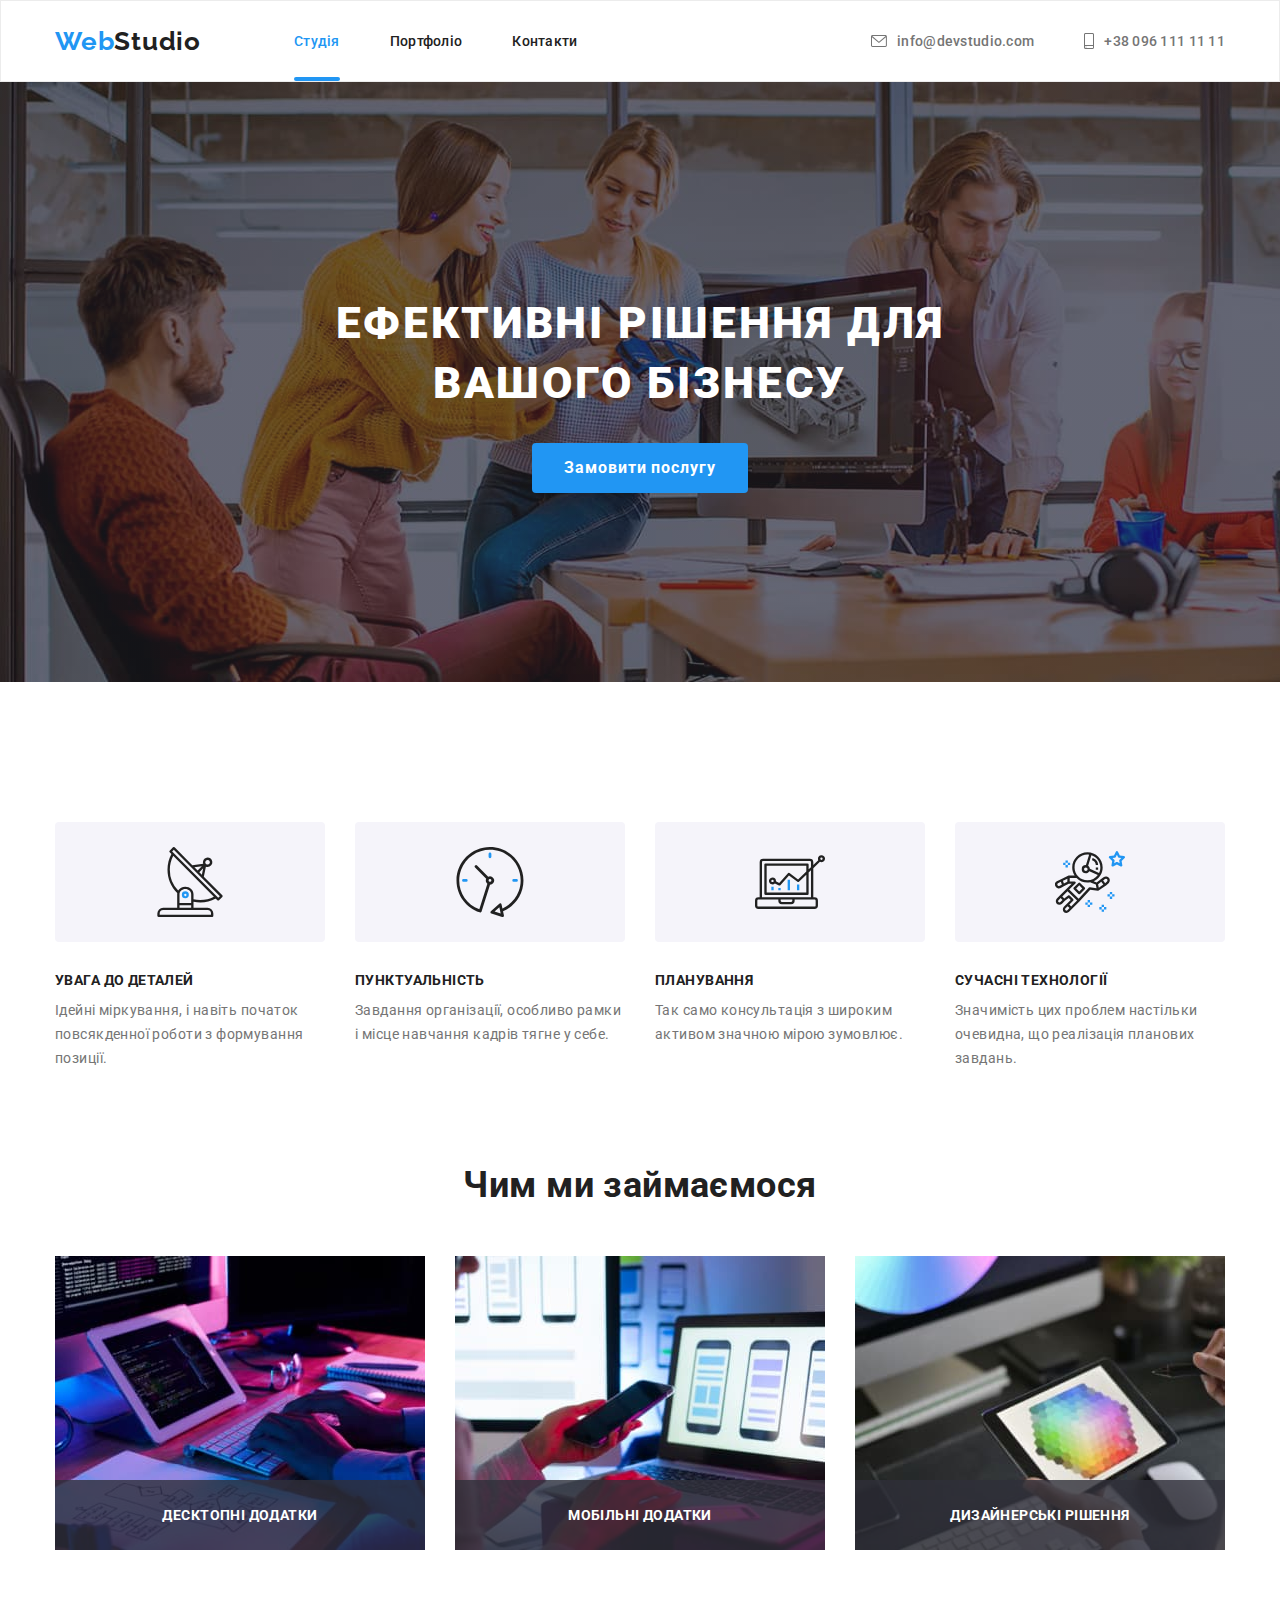
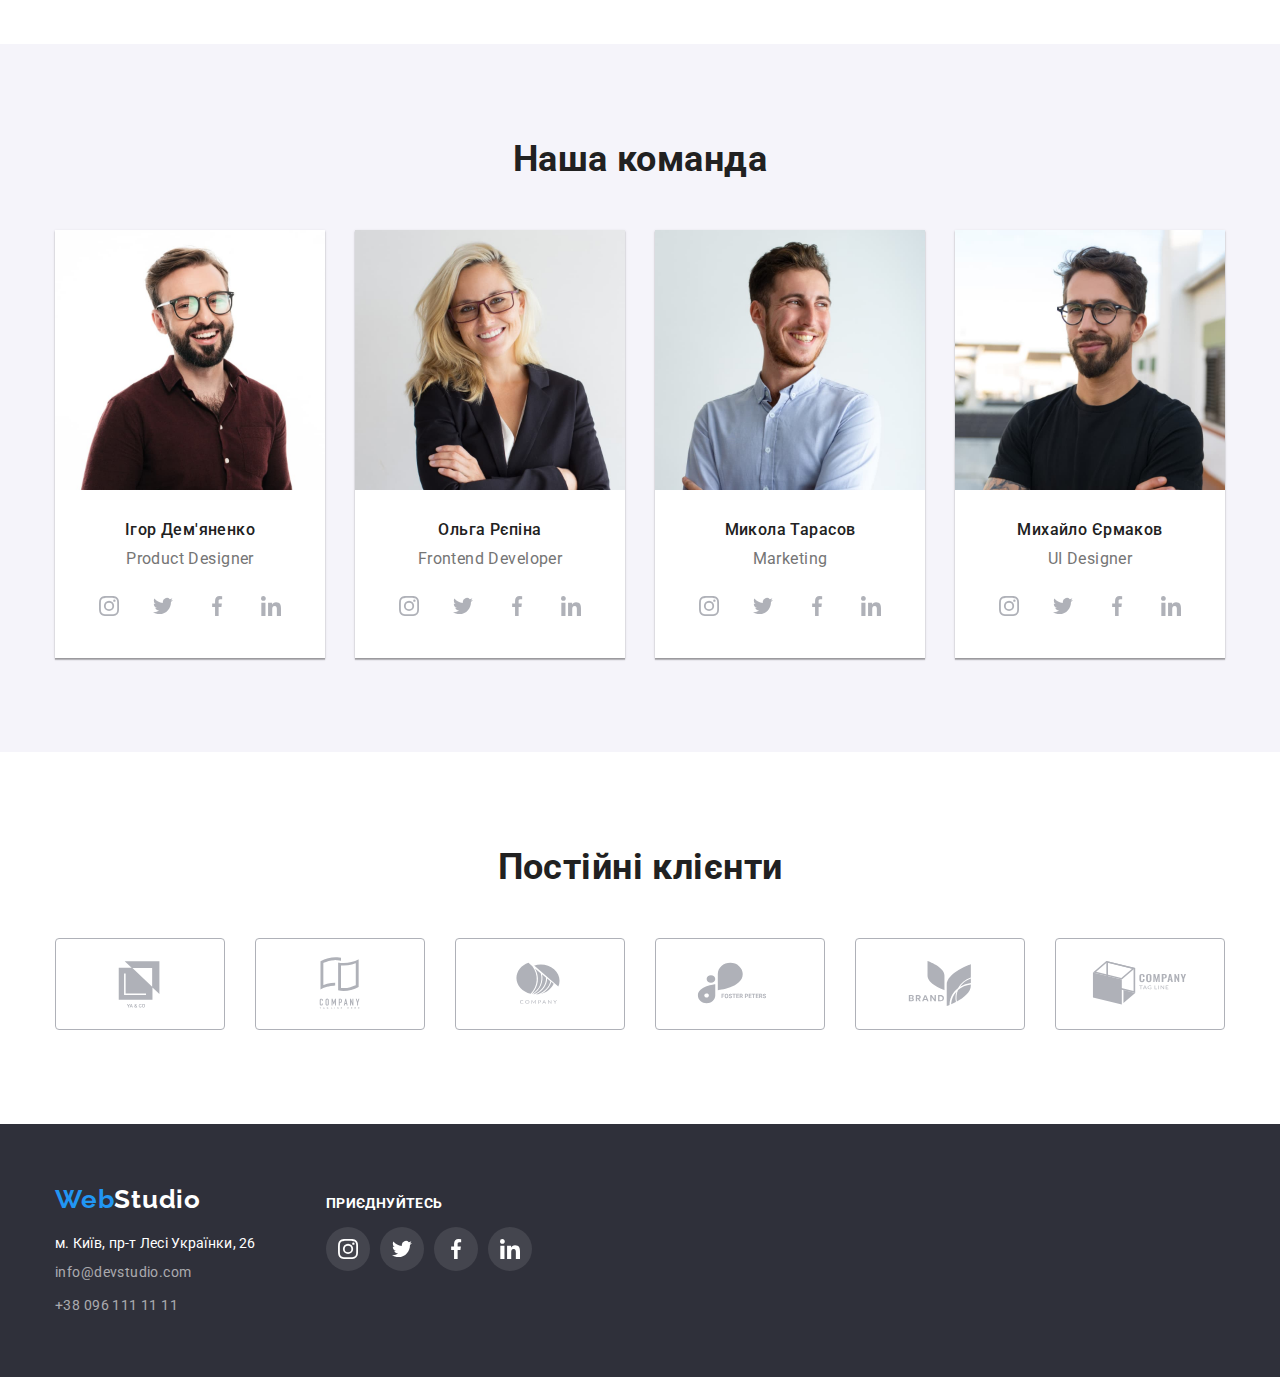
<file: index.html>
<!DOCTYPE html>
<html lang="uk">
  <head>
    <meta charset="UTF-8" />
    <meta http-equiv="X-UA-Compatible" content="IE=edge" />
    <meta name="viewport" content="width=device-width, initial-scale=1.0" />
    <title>Homework5</title>
    <link
      href="https://cdnjs.cloudflare.com/ajax/libs/modern-normalize/1.1.0/modern-normalize.min.css"
      rel="stylesheet"
    />
    <link
      href="https://fonts.googleapis.com/css2?family=Raleway:wght@700&family=Roboto:wght@400;500;700;900&display=swap"
      rel="stylesheet"
    />
    <link rel="stylesheet" href="./css/styles.css" />
  </head>
  <body>
    <header class="top-header">
      <div class="container row">
        <a class="logo" href="#"><span class="blue">Web</span>Studio</a>
        <nav>
          <ul class="list">
            <li class="list-item"><a class="list-link current" href="./index.html">Студія</a></li>
            <li class="list-item"><a class="list-link" href="./portfolio.html">Портфоліо</a></li>
            <li class="list-item"><a class="list-link" href="#">Контакти</a></li>
          </ul>
        </nav>
        <ul class="contacts">
          <li class="contacts-item">
            <a class="contacts-link" href="mailto:info@devstudio.com"
              ><svg class="mail-icon">
                <use href="./images/svg/icons.svg#envelope"></use></svg
              >info@devstudio.com</a
            >
          </li>
          <li class="contacts-item">
            <a class="contacts-link" href="tel:+380961111111"
              ><svg class="smartphone-icon">
                <use href="./images/svg/icons.svg#smartphone"></use></svg
              >+38 096 111 11 11</a
            >
          </li>
        </ul>
      </div>
    </header>
    <main>
      <section class="section header-section">
        <div class="container">
          <h1 class="header">Ефективні рішення для вашого бізнесу</h1>
          <button class="order-btn" type="button" data-modal-open>Замовити послугу</button>
        </div>
        <div class="backdrop is-hidden" data-modal>
          <div class="modal">
            <button class="modal-btn" data-modal-close>
              <svg class="modal-btn-icon" width="18" height="18">
                <use href="./images/svg/icons.svg#close-black-18dp"></use>
              </svg>
            </button>
          </div>
        </div>
      </section>
      <section class="section benefits-section">
        <div class="container">
          <h2 class="visually-hidden">Наші особливості</h2>
          <ul class="benefits-list">
            <li class="benefits-item">
              <div class="icon-wraper">
                <svg class="benefits-icon">
                  <use href="./images/svg/icons.svg#antenna"></use>
                </svg>
              </div>
              <h3 class="benefits-header">Увага до деталей</h3>
              <p class="benefits-text">
                Ідейні міркування, і навіть початок повсякденної роботи з формування позиції.
              </p>
            </li>
            <li class="benefits-item">
              <div class="icon-wraper">
                <svg class="benefits-icon">
                  <use href="./images/svg/icons.svg#clock"></use>
                </svg>
              </div>
              <h3 class="benefits-header">Пунктуальність</h3>
              <p class="benefits-text">
                Завдання організації, особливо рамки і місце навчання кадрів тягне у себе.
              </p>
            </li>
            <li class="benefits-item">
              <div class="icon-wraper">
                <svg class="benefits-icon">
                  <use href="./images/svg/icons.svg#diagram"></use>
                </svg>
              </div>
              <h3 class="benefits-header">Планування</h3>
              <p class="benefits-text">
                Так само консультація з широким активом значною мірою зумовлює.
              </p>
            </li>
            <li class="benefits-item">
              <div class="icon-wraper">
                <svg class="benefits-icon">
                  <use href="./images/svg/icons.svg#astronaut"></use>
                </svg>
              </div>
              <h3 class="benefits-header">Сучасні технології</h3>
              <p class="benefits-text">
                Значимість цих проблем настільки очевидна, що реалізація планових завдань.
              </p>
            </li>
          </ul>
        </div>
      </section>
      <section class="description-section">
        <div class="container">
          <h2 class="description-header">Чим ми займаємося</h2>
          <ul class="descr-list">
            <li class="descr-item">
              <p class="descr-text">Десктопні додатки</p>
              <img
                class="descr-img"
                src="./images/jpg/1.jpg"
                alt="Процес розробки"
                width="370"
                height="294"
              />
            </li>
            <li class="descr-item">
              <p class="descr-text">Мобільні додатки</p>
              <img
                class="descr-img"
                src="./images/jpg/2.jpg"
                alt="Процес розробки"
                width="370"
                height="294"
              />
            </li>
            <li class="descr-item">
              <p class="descr-text">Дизайнерські рішення</p>
              <img
                class="descr-img"
                src="./images/jpg/3.jpg"
                alt="Процес розробки"
                width="370"
                height="294"
              />
            </li>
          </ul>
        </div>
      </section>
      <section class="section team-section">
        <div class="container">
          <h2 class="description-header">Наша команда</h2>
          <ul class="team-list">
            <li class="team-item">
              <img
                class="team-img"
                src="./images/jpg/igor.jpg"
                alt="Ігор"
                width="270"
                height="260"
              />
              <div class="team-descr">
                <h3 class="team-member">Ігор Дем'яненко</h3>
                <p class="team-post">Product Designer</p>
                <ul class="social-list">
                  <li class="social-net">
                    <a class="social-link" href="#"
                      ><svg class="social-icon">
                        <use href="./images/svg/icons.svg#instagram"></use></svg
                    ></a>
                  </li>
                  <li class="social-net">
                    <a class="social-link" href="#"
                      ><svg class="social-icon">
                        <use href="./images/svg/icons.svg#twitter"></use></svg
                    ></a>
                  </li>
                  <li class="social-net">
                    <a class="social-link" href="#"
                      ><svg svg class="social-icon">
                        <use href="./images/svg/icons.svg#facebook"></use></svg
                    ></a>
                  </li>
                  <li class="social-net">
                    <a class="social-link" href="#"
                      ><svg svg class="social-icon">
                        <use href="./images/svg/icons.svg#linkedin"></use></svg
                    ></a>
                  </li>
                </ul>
              </div>
            </li>
            <li class="team-item">
              <img
                class="team-img"
                src="./images/jpg/olga.jpg"
                alt="Ольга"
                width="270"
                height="260"
              />
              <div class="team-descr">
                <h3 class="team-member">Ольга Рєпіна</h3>
                <p class="team-post">Frontend Developer</p>
                <ul class="social-list">
                  <li class="social-net">
                    <a class="social-link" href="#"
                      ><svg class="social-icon">
                        <use href="./images/svg/icons.svg#instagram"></use></svg
                    ></a>
                  </li>
                  <li class="social-net">
                    <a class="social-link" href="#"
                      ><svg class="social-icon">
                        <use href="./images/svg/icons.svg#twitter"></use></svg
                    ></a>
                  </li>
                  <li class="social-net">
                    <a class="social-link" href="#"
                      ><svg svg class="social-icon">
                        <use href="./images/svg/icons.svg#facebook"></use></svg
                    ></a>
                  </li>
                  <li class="social-net">
                    <a class="social-link" href="#"
                      ><svg svg class="social-icon">
                        <use href="./images/svg/icons.svg#linkedin"></use></svg
                    ></a>
                  </li>
                </ul>
              </div>
            </li>
            <li class="team-item">
              <img
                class="team-img"
                src="./images/jpg/mykola.jpg"
                alt="Микола"
                width="270"
                height="260"
              />
              <div class="team-descr">
                <h3 class="team-member">Микола Тарасов</h3>
                <p class="team-post">Marketing</p>
                <ul class="social-list">
                  <li class="social-net">
                    <a class="social-link" href="#"
                      ><svg class="social-icon">
                        <use href="./images/svg/icons.svg#instagram"></use></svg
                    ></a>
                  </li>
                  <li class="social-net">
                    <a class="social-link" href="#"
                      ><svg class="social-icon">
                        <use href="./images/svg/icons.svg#twitter"></use></svg
                    ></a>
                  </li>
                  <li class="social-net">
                    <a class="social-link" href="#"
                      ><svg svg class="social-icon">
                        <use href="./images/svg/icons.svg#facebook"></use></svg
                    ></a>
                  </li>
                  <li class="social-net">
                    <a class="social-link" href="#"
                      ><svg svg class="social-icon">
                        <use href="./images/svg/icons.svg#linkedin"></use></svg
                    ></a>
                  </li>
                </ul>
              </div>
            </li>
            <li class="team-item">
              <img
                class="team-img"
                src="./images/jpg/myhailo.jpg"
                alt="Михайло"
                width="270"
                height="260"
              />
              <div class="team-descr">
                <h3 class="team-member">Михайло Єрмаков</h3>
                <p class="team-post">UI Designer</p>
                <ul class="social-list">
                  <li class="social-net">
                    <a class="social-link" href="#"
                      ><svg class="social-icon">
                        <use href="./images/svg/icons.svg#instagram"></use></svg
                    ></a>
                  </li>
                  <li class="social-net">
                    <a class="social-link" href="#"
                      ><svg class="social-icon">
                        <use href="./images/svg/icons.svg#twitter"></use></svg
                    ></a>
                  </li>
                  <li class="social-net">
                    <a class="social-link" href="#"
                      ><svg svg class="social-icon">
                        <use href="./images/svg/icons.svg#facebook"></use></svg
                    ></a>
                  </li>
                  <li class="social-net">
                    <a class="social-link" href="#"
                      ><svg svg class="social-icon">
                        <use href="./images/svg/icons.svg#linkedin"></use></svg
                    ></a>
                  </li>
                </ul>
              </div>
            </li>
          </ul>
        </div>
      </section>
      <section class="section">
        <div class="container">
          <h2 class="description-header">Постійні клієнти</h2>
          <ul class="clients-list">
            <li class="clients-item">
              <a class="clients-link" href="#"
                ><svg svg class="clients-icon">
                  <use href="./images/svg/icons.svg#logo-1"></use></svg
              ></a>
            </li>
            <li class="clients-item">
              <a class="clients-link" href="#"
                ><svg svg class="clients-icon">
                  <use href="./images/svg/icons.svg#logo-2"></use></svg
              ></a>
            </li>
            <li class="clients-item">
              <a class="clients-link" href="#"
                ><svg svg class="clients-icon">
                  <use href="./images/svg/icons.svg#logo-3"></use></svg
              ></a>
            </li>
            <li class="clients-item">
              <a class="clients-link" href="#"
                ><svg svg class="clients-icon">
                  <use href="./images/svg/icons.svg#logo-4"></use></svg
              ></a>
            </li>
            <li class="clients-item">
              <a class="clients-link" href="#"
                ><svg svg class="clients-icon">
                  <use href="./images/svg/icons.svg#logo-5"></use></svg
              ></a>
            </li>
            <li class="clients-item">
              <a class="clients-link" href="#"
                ><svg svg class="clients-icon">
                  <use href="./images/svg/icons.svg#logo-6"></use></svg
              ></a>
            </li>
          </ul>
        </div>
      </section>
    </main>
    <footer class="page-bottom">
      <div class="container row">
        <div class="footer-item">
          <a class="logo white" href="#"><span class="blue">Web</span>Studio</a>
          <address class="footer-address">
            <ul class="contacts block">
              <li class="contacts-item">
                <a
                  class="contacts-link white"
                  href="https://goo.gl/maps/CPtrU1FHBa2aNyZL9"
                  target="_blank"
                  rel="noopener norefferer nofollow"
                  >м. Київ, пр-т Лесі Українки, 26
                </a>
              </li>
              <li class="contacts-item">
                <a class="contacts-link light-grey" href="mailto:info@devstudio.com"
                  >info@devstudio.com
                </a>
              </li>
              <li class="contacts-item">
                <a class="contacts-link light-grey" href="tel:+380961111111">+38 096 111 11 11</a>
              </li>
            </ul>
          </address>
        </div>
        <div class="social-contacts">
          <p class="footer-text">Приєднуйтесь</p>
          <ul class="social-list">
            <li class="social-net">
              <a class="social-link" href="#"
                ><svg class="social-icon">
                  <use href="./images/svg/icons.svg#instagram"></use></svg
              ></a>
            </li>
            <li class="social-net">
              <a class="social-link" href="#"
                ><svg class="social-icon"><use href="./images/svg/icons.svg#twitter"></use></svg
              ></a>
            </li>
            <li class="social-net">
              <a class="social-link" href="#"
                ><svg svg class="social-icon">
                  <use href="./images/svg/icons.svg#facebook"></use></svg
              ></a>
            </li>
            <li class="social-net">
              <a class="social-link" href="#"
                ><svg svg class="social-icon">
                  <use href="./images/svg/icons.svg#linkedin"></use></svg
              ></a>
            </li>
          </ul>
        </div>
      </div>
    </footer>
    <script src="./js/modal.js"></script>
  </body>
</html>
</file>
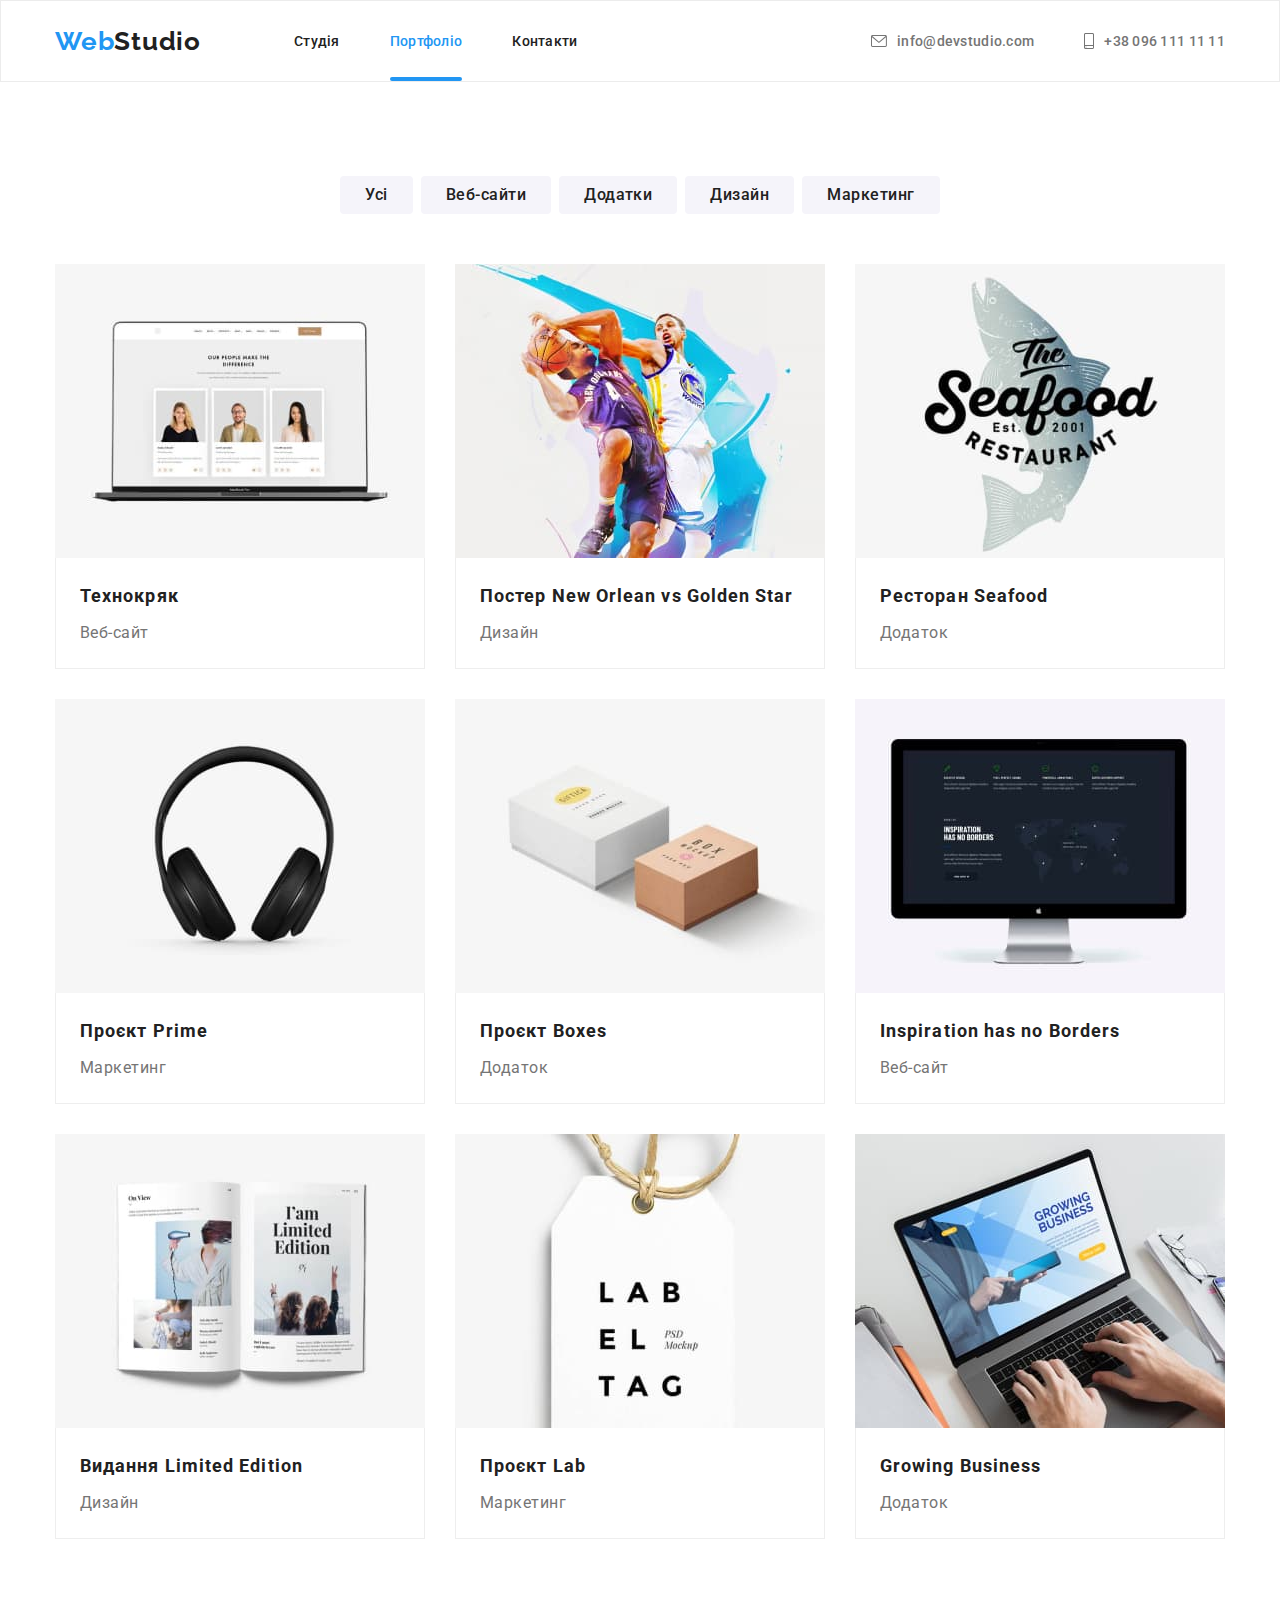
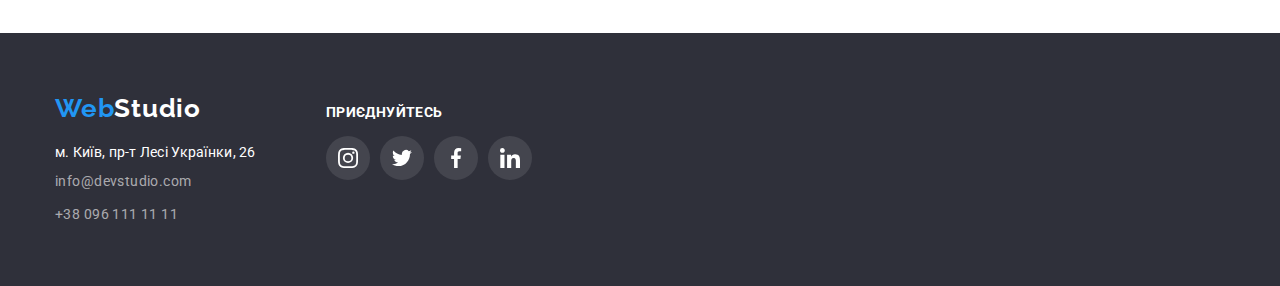
<file: portfolio.html>
<!DOCTYPE html>
<html lang="uk">
  <head>
    <meta charset="UTF-8" />
    <meta http-equiv="X-UA-Compatible" content="IE=edge" />
    <meta name="viewport" content="width=device-width, initial-scale=1.0" />
    <title>Portfolio</title>
    <link
      href="https://cdnjs.cloudflare.com/ajax/libs/modern-normalize/1.1.0/modern-normalize.min.css"
      rel="stylesheet"
    />
    <link
      href="https://fonts.googleapis.com/css2?family=Raleway:wght@700&family=Roboto:wght@400;500;700;900&display=swap"
      rel="stylesheet"
    />
    <link rel="stylesheet" href="./css/styles.css" />
  </head>
  <body>
    <header class="top-header">
      <div class="container row">
        <a class="logo" href="#"><span class="blue">Web</span>Studio</a>
        <nav>
          <ul class="list">
            <li class="list-item"><a class="list-link" href="./index.html">Студія</a></li>
            <li class="list-item">
              <a class="list-link current" href="./portfolio.html">Портфоліо</a>
            </li>
            <li class="list-item"><a class="list-link" href="#">Контакти</a></li>
          </ul>
        </nav>
        <ul class="contacts">
          <li class="contacts-item">
            <a class="contacts-link" href="mailto:info@devstudio.com"
              ><svg class="mail-icon">
                <use href="./images/svg/icons.svg#envelope"></use></svg
              >info@devstudio.com</a
            >
          </li>
          <li class="contacts-item">
            <a class="contacts-link" href="tel:+380961111111"
              ><svg class="smartphone-icon">
                <use href="./images/svg/icons.svg#smartphone"></use></svg
              >+38 096 111 11 11</a
            >
          </li>
        </ul>
      </div>
    </header>
    <main>
      <section class="section main-section">
        <div class="container">
          <h1 class="visually-hidden">Портфоліо</h1>
          <ul class="btn-list">
            <li class="btn-item">
              <button class="btn" type="button">Усі</button>
            </li>
            <li class="btn-item">
              <button class="btn" type="button">Веб-сайти</button>
            </li>
            <li class="btn-item">
              <button class="btn" type="button">Додатки</button>
            </li>
            <li class="btn-item">
              <button class="btn" type="button">Дизайн</button>
            </li>
            <li class="btn-item">
              <button class="btn" type="button">Маркетинг</button>
            </li>
          </ul>
          <ul class="examples">
            <li class="examples-item">
              <a class="examples-link" href="#">
                <div class="examples-wrapper">
                  <img class="examples-img" src="./images/jpg/img-1.jpg" alt="Сторінка компанії" />
                  <div class="examples-overlay">
                    <p class="overlay-text">
                      Ресурс пропонує комплексні пропозиції з різним рівнем функціоналу та сервісів.
                      Все це дозволить відвідувачу отримати вичерпні відомості про компанію чи
                      приватну особу.
                    </p>
                  </div>
                </div>
                <div class="examples-descr">
                  <h2 class="examples-header">Технокряк</h2>
                  <p class="examples-text">Веб-сайт</p>
                </div>
              </a>
            </li>
            <li class="examples-item">
              <a class="examples-link" href="#">
                <div class="examples-wrapper">
                  <img
                    class="examples-img"
                    src="./images/jpg/img-2.jpg"
                    alt="Постер з баскетболістами"
                  />
                  <div class="examples-overlay">
                    <p class="overlay-text">
                      Ресурс пропонує комплексні пропозиції з різним рівнем функціоналу та сервісів.
                      Все це дозволить відвідувачу отримати вичерпні відомості про компанію чи
                      приватну особу.
                    </p>
                  </div>
                </div>
                <div class="examples-descr">
                  <h2 class="examples-header">Постер New Orlean vs Golden Star</h2>
                  <p class="examples-text">Дизайн</p>
                </div>
              </a>
            </li>
            <li class="examples-item">
              <a class="examples-link" href="#">
                <div class="examples-wrapper">
                  <img class="examples-img" src="./images/jpg/img-3.jpg" alt="Логотип ресторану" />
                  <div class="examples-overlay">
                    <p class="overlay-text">
                      Ресурс пропонує комплексні пропозиції з різним рівнем функціоналу та сервісів.
                      Все це дозволить відвідувачу отримати вичерпні відомості про компанію чи
                      приватну особу.
                    </p>
                  </div>
                </div>
                <div class="examples-descr">
                  <h2 class="examples-header">Ресторан Seafood</h2>
                  <p class="examples-text">Додаток</p>
                </div>
              </a>
            </li>
            <li class="examples-item">
              <a class="examples-link" href="#">
                <div class="examples-wrapper">
                  <img class="examples-img" src="./images/jpg/img-4.jpg" alt="Навушники" />
                  <div class="examples-overlay">
                    <p class="overlay-text">
                      Ресурс пропонує комплексні пропозиції з різним рівнем функціоналу та сервісів.
                      Все це дозволить відвідувачу отримати вичерпні відомості про компанію чи
                      приватну особу.
                    </p>
                  </div>
                </div>
                <div class="examples-descr">
                  <h2 class="examples-header">Проєкт Prime</h2>
                  <p class="examples-text">Маркетинг</p>
                </div>
              </a>
            </li>
            <li class="examples-item">
              <a class="examples-link" href="#">
                <div class="examples-wrapper">
                  <img class="examples-img" src="./images/jpg/img-5.jpg" alt="Коробки" />
                  <div class="examples-overlay">
                    <p class="overlay-text">
                      Ресурс пропонує комплексні пропозиції з різним рівнем функціоналу та сервісів.
                      Все це дозволить відвідувачу отримати вичерпні відомості про компанію чи
                      приватну особу.
                    </p>
                  </div>
                </div>
                <div class="examples-descr">
                  <h2 class="examples-header">Проєкт Boxes</h2>
                  <p class="examples-text">Додаток</p>
                </div>
              </a>
            </li>
            <li class="examples-item">
              <a class="examples-link" href="#">
                <div class="examples-wrapper">
                  <img class="examples-img" src="./images/jpg/img-6.jpg" alt="Монітор" />
                  <div class="examples-overlay">
                    <p class="overlay-text">
                      Ресурс пропонує комплексні пропозиції з різним рівнем функціоналу та сервісів.
                      Все це дозволить відвідувачу отримати вичерпні відомості про компанію чи
                      приватну особу.
                    </p>
                  </div>
                </div>
                <div class="examples-descr">
                  <h2 class="examples-header">Inspiration has no Borders</h2>
                  <p class="examples-text">Веб-сайт</p>
                </div>
              </a>
            </li>
            <li class="examples-item">
              <a class="examples-link" href="#">
                <div class="examples-wrapper">
                  <img class="examples-img" src="./images/jpg/img-7.jpg" alt="Книга" />
                  <div class="examples-overlay">
                    <p class="overlay-text">
                      Ресурс пропонує комплексні пропозиції з різним рівнем функціоналу та сервісів.
                      Все це дозволить відвідувачу отримати вичерпні відомості про компанію чи
                      приватну особу.
                    </p>
                  </div>
                </div>
                <div class="examples-descr">
                  <h2 class="examples-header">Видання Limited Edition</h2>
                  <p class="examples-text">Дизайн</p>
                </div>
              </a>
            </li>
            <li class="examples-item">
              <a class="examples-link" href="#">
                <div class="examples-wrapper">
                  <img class="examples-img" src="./images/jpg/img-8.jpg" alt="Бейдж" />
                  <div class="examples-overlay">
                    <p class="overlay-text">
                      Ресурс пропонує комплексні пропозиції з різним рівнем функціоналу та сервісів.
                      Все це дозволить відвідувачу отримати вичерпні відомості про компанію чи
                      приватну особу.
                    </p>
                  </div>
                </div>
                <div class="examples-descr">
                  <h2 class="examples-header">Проєкт Lab</h2>
                  <p class="examples-text">Маркетинг</p>
                </div>
              </a>
            </li>
            <li class="examples-item">
              <a class="examples-link" href="#">
                <div class="examples-wrapper">
                  <img
                    class="examples-img"
                    src="./images/jpg/img-9.jpg"
                    alt="Робота за ноутбуком"
                  />
                  <div class="examples-overlay">
                    <p class="overlay-text">
                      Ресурс пропонує комплексні пропозиції з різним рівнем функціоналу та сервісів.
                      Все це дозволить відвідувачу отримати вичерпні відомості про компанію чи
                      приватну особу.
                    </p>
                  </div>
                </div>
                <div class="examples-descr">
                  <h2 class="examples-header">Growing Business</h2>
                  <p class="examples-text">Додаток</p>
                </div>
              </a>
            </li>
          </ul>
        </div>
      </section>
    </main>
    <footer class="page-bottom">
      <div class="container row">
        <div class="footer-item">
          <a class="logo white" href="#"><span class="blue">Web</span>Studio</a>
          <address class="footer-address">
            <ul class="contacts block">
              <li class="contacts-item">
                <a
                  class="contacts-link white"
                  href="https://goo.gl/maps/CPtrU1FHBa2aNyZL9"
                  target="_blank"
                  rel="noopener norefferer nofollow"
                  >м. Київ, пр-т Лесі Українки, 26
                </a>
              </li>
              <li class="contacts-item">
                <a class="contacts-link light-grey" href="mailto:info@devstudio.com"
                  >info@devstudio.com
                </a>
              </li>
              <li class="contacts-item">
                <a class="contacts-link light-grey" href="tel:+380961111111">+38 096 111 11 11</a>
              </li>
            </ul>
          </address>
        </div>
        <div class="social-contacts">
          <p class="footer-text">Приєднуйтесь</p>
          <ul class="social-list">
            <li class="social-net">
              <a class="social-link" href="#"
                ><svg class="social-icon">
                  <use href="./images/svg/icons.svg#instagram"></use></svg
              ></a>
            </li>
            <li class="social-net">
              <a class="social-link" href="#"
                ><svg class="social-icon"><use href="./images/svg/icons.svg#twitter"></use></svg
              ></a>
            </li>
            <li class="social-net">
              <a class="social-link" href="#"
                ><svg svg class="social-icon">
                  <use href="./images/svg/icons.svg#facebook"></use></svg
              ></a>
            </li>
            <li class="social-net">
              <a class="social-link" href="#"
                ><svg svg class="social-icon">
                  <use href="./images/svg/icons.svg#linkedin"></use></svg
              ></a>
            </li>
          </ul>
        </div>
      </div>
    </footer>
  </body>
</html>
</file>
<file: css/styles.css>
:root {
  /* fonts */
  --main-font: 'Roboto', sans-serif;
  --secondary-font: 'Raleway', sans-serif;

  /*  main repeated colors */
  --main-color: #212121;
  --secondary-color: #757575;
  --text-hover: #2196f3;
  --frequent-white: #ffffff;
  --primary-border-color: #eeeeee;
  --secondary-border-color: #ececec;

  /* background colors */
  --bgc-button-hover: #2196f3;
  --bgc-dark-grey: #2f303a;
  --rare-bgc-color: #f5f4fa;
  --order-btn-hover: #188ce8;
  --bgc-light-grey: #afb1b8;

  /*animation*/
  --animation: 250ms cubic-bezier(0.4, 0, 0.2, 1);
}

h1,
h2,
h3,
h4,
h5,
h6,
p,
ul {
  margin: 0;
  padding: 0;
  box-sizing: border-box;
}

img {
  display: block;
  max-width: 100%;
  height: auto;
}

body {
  color: var(--main-color);
  font-family: var(--main-font);
  font-size: 14px;
  letter-spacing: 0.03em;
}

ul {
  list-style: none;
}

a {
  text-decoration: none;
}

/*modal*/
.backdrop {
  position: fixed;
  top: 0;
  left: 0;
  width: 100%;
  height: 100%;
  background-color: rgba(0, 0, 0, 0.2);
  z-index: 1;
  transition-property: opacity, visibility;
  transition-duration: 500ms;
  transition-timing-function: cubic-bezier(0.4, 0, 0.2, 1);
}

.modal {
  position: absolute;
  top: 50%;
  left: 50%;
  transform: translate(-50%, -50%);
  width: 528px;
  height: 581px;
  background-color: var(--frequent-white);
  border-radius: 4px;
  box-shadow: 0px 1px 3px rgba(0, 0, 0, 0.12), 0px 1px 1px rgba(0, 0, 0, 0.14),
    0px 2px 1px rgba(0, 0, 0, 0.2);
}

.backdrop.is-hidden {
  opacity: 0;
  pointer-events: none;
  visibility: hidden;
}

.modal-btn {
  position: absolute;
  top: 8px;
  right: 8px;
  width: 30px;
  height: 30px;
  border: 1px solid rgba(0, 0, 0, 0.1);
  background-color: var(--frequent-white);
  border-radius: 50%;
  display: flex;
  justify-content: center;
  align-items: center;
  cursor: pointer;
}

/*studio portfolio common*/

/* header */

.container {
  max-width: 1200px;
  margin-left: auto;
  margin-right: auto;
  padding-left: 15px;
  padding-right: 15px;
}

.section {
  padding-top: 94px;
  padding-bottom: 94px;
}

.row {
  display: flex;
  align-items: center;
}

.list {
  display: flex;
}

.list .list-item {
  margin-right: 50px;
  display: block;
}

.list .list-item:last-child {
  margin-right: 0;
}

.top-header .list-link {
  display: inline-block;
  padding-top: 32px;
  padding-bottom: 32px;
}

.top-header {
  border: 1px solid var(--secondary-border-color);
}

.top-header .contacts {
  display: flex;
  margin-left: auto;
}

.mail-icon {
  display: inline-flex;
  width: 16px;
  height: 16px;
  margin-right: 10px;
}

.smartphone-icon {
  display: flex;
  width: 10px;
  height: 16px;
  margin-right: 10px;
}

.contacts .contacts-item {
  margin-right: 50px;
}

.contacts .contacts-item:last-child {
  margin-right: 0;
}

.top-header .contacts-link {
  display: flex;
  padding-top: 32px;
  padding-bottom: 32px;
}

.logo {
  color: var(--main-color);
  font-family: var(--secondary-font);
  font-weight: 700;
  font-size: 26px;
  line-height: calc(31 / 26);
  letter-spacing: 0.03em;
  margin-right: 93px;
}

.list-link {
  color: var(--main-color);
  font-family: var(--main-font);
  font-weight: 500;
  font-size: 14px;
  line-height: calc(16 / 14);
  letter-spacing: 0.02em;
  position: relative;
  transition: color var(--animation);
}

.list-link:hover,
.list-link:focus {
  color: var(--text-hover);
}

.contacts-link {
  color: var(--secondary-color);
  fill: var(--secondary-color);
  font-family: var(--main-font);
  font-weight: 500;
  font-size: 14px;
  line-height: calc(16 / 14);
  letter-spacing: 0.02em;
  transition: color var(--animation), fill var(--animation);
}

.contacts-link:hover,
.contacts-link:focus {
  color: var(--text-hover);
  fill: var(--text-hover);
}

.list-link.current {
  color: var(--text-hover);
}

.list-link.current::after {
  content: '';
  position: absolute;
  bottom: 0;
  width: 100%;
  display: block;
  height: 4px;
  background-color: var(--text-hover);
  border-radius: 2px;
}

.header-section {
  text-align: center;
  padding-top: 211px;
  padding-bottom: 189px;
  max-width: 1600px;
  height: 600px;
  margin-left: auto;
  margin-right: auto;
  background-color: var(--bgc-dark-grey);
  background-image: linear-gradient(to right, rgba(47, 48, 58, 0.4), rgba(47, 48, 58, 0.4)),
    url(../images/jpg/bgr-img.jpg);
  /* background-image: url(../images/jpg/bgr-img.jpg); */
}

.header {
  color: var(--frequent-white);
  font-weight: 900;
  font-size: 44px;
  line-height: calc(60 / 44);
  letter-spacing: 0.06em;
  text-transform: uppercase;
  width: 700px;
  margin-left: auto;
  margin-right: auto;
  margin-bottom: 30px;
}

.order-btn {
  color: var(--frequent-white);
  background-color: var(--bgc-button-hover);
  cursor: pointer;
  font-family: var(--main-font);
  font-weight: 700;
  font-size: 16px;
  line-height: calc(30 / 16);
  letter-spacing: 0.06em;
  border-radius: 4px;
  padding: 10px 32px;
  border: none;
  transition: background-color var(--animation), box-shadow var(--animation),
    border-radius var(--animation);
}

.order-btn:hover,
.order-btn:focus {
  background-color: var(--order-btn-hover);
  box-shadow: 0px 4px 4px rgba(0, 0, 0, 0.15);
  border-radius: 4px;
}
/* main */

.visually-hidden {
  position: absolute;
  white-space: nowrap;
  width: 1px;
  height: 1px;
  overflow: hidden;
  border: 0;
  padding: 0;
  clip: rect(0 0 0 0);
  clip-path: inset(50%);
  margin: -1px;
}

.benefits-section {
  padding-top: 140px;
  padding-bottom: 94px;
}

.benefits-list {
  display: flex;
}

.icon-wraper {
  display: flex;
  align-items: center;
  justify-content: center;
  width: 270px;
  height: 120px;
  background-color: var(--rare-bgc-color);
  margin-bottom: 30px;
  border-radius: 4px;
}

.benefits-icon {
  display: inline-flex;
  width: 70px;
  height: 70px;
}

.benefits-list .benefits-item:not(:last-child) {
  margin-right: 30px;
}

.benefits-item {
  width: 270px;
}

.benefits-header {
  color: var(--main-color);
  font-weight: 700;
  font-size: 14px;
  line-height: calc(16 / 14);
  text-transform: uppercase;
  margin-bottom: 10px;
}

.benefits-text {
  color: var(--secondary-color);
  line-height: calc(24 / 14);
}

.description-section {
  padding-bottom: 94px;
}

.description-header {
  color: var(--main-color);
  font-weight: 700;
  font-size: 36px;
  line-height: calc(42 / 36);
  text-align: center;
  margin-bottom: 50px;
}

.descr-text {
  display: flex;
  position: absolute;
  bottom: 0;
  font-weight: 700;
  line-height: calc(16 / 14);
  text-transform: uppercase;
  width: 100%;
  height: 70px;
  justify-content: center;
  align-items: center;
  color: var(--frequent-white);
  background-color: rgba(47, 48, 58, 0.8);
}

.descr-list {
  display: flex;
}

.descr-item {
  position: relative;
}

.descr-list .descr-item:not(:last-child) {
  margin-right: 30px;
}

.team-section {
  background-color: var(--rare-bgc-color);
}

.team-list {
  display: flex;
}

.team-list .team-item:not(:last-child) {
  margin-right: 30px;
}

.team-item {
  background-color: var(--frequent-white);
  box-shadow: 0px 1px 3px rgba(0, 0, 0, 0.12), 0px 1px 1px rgba(0, 0, 0, 0.14),
    0px 2px 1px rgba(0, 0, 0, 0.2);
}

.team-descr {
  padding: 30px 32px;
}

.team-member {
  color: var(--main-color);
  font-weight: 500;
  font-size: 16px;
  line-height: calc(19 / 16);
  text-align: center;
  margin-bottom: 10px;
}

.team-post {
  color: var(--secondary-color);
  font-size: 16px;
  line-height: calc(19 / 16);
  text-align: center;
}

.team-icon {
  display: flex;
}

.social-list {
  display: flex;
  justify-content: center;
  margin-top: 16px;
}

.social-icon {
  width: 20px;
  height: 20px;
  fill: var(--bgc-light-grey);
  transition: fill var(--animation);
}

.social-list .social-net:not(:last-child) {
  margin-right: 10px;
}

.social-link {
  display: flex;
  align-items: center;
  justify-content: center;
  width: 44px;
  height: 44px;
  border-radius: 50%;
  transition: background-color var(--animation);
}

.social-link:hover,
.social-link:focus {
  background-color: var(--text-hover);
}

.social-link:hover .social-icon,
.social-link:focus .social-icon {
  fill: var(--frequent-white);
}

.clients-list {
  display: flex;
}

.clients-icon {
  width: 106px;
  height: 60px;
}

.clients-link {
  fill: var(--bgc-light-grey);
  display: flex;
  align-items: center;
  justify-content: center;
  width: 170px;
  height: 92px;
  border: 1px solid var(--bgc-light-grey);
  border-radius: 4px;
  transition: fill var(--animation), border-color var(--animation);
}

.clients-item:not(:last-child) {
  margin-right: 30px;
}

.clients-link:hover,
.clients-link:focus {
  fill: var(--bgc-button-hover);
  border-color: var(--bgc-button-hover);
}

/*footer */

.contacts-link.white {
  font-weight: inherit;
}

.page-bottom {
  background-color: var(--bgc-dark-grey);
  padding-top: 60px;
  padding-bottom: 60px;
}

.page-bottom .row {
  align-items: baseline;
}

.page-bottom .logo {
  display: inline-block;
  margin-bottom: 20px;
  margin-right: 0;
}

.white {
  color: var(--frequent-white);
}

.blue {
  color: var(--text-hover);
}

.page-bottom .contacts-item {
  margin-right: 0px;
}

.page-bottom .contacts-item:not(:last-child) {
  margin-bottom: 9px;
}

.light-grey {
  color: hsla(0, 0%, 100%, 0.6);
  font-weight: 400;
  font-size: 14px;
  line-height: calc(24 / 14);
  letter-spacing: 0.03em;
}

.footer-address {
  font-style: normal;
}

.footer-text {
  color: var(--frequent-white);
  font-weight: 700;
  font-size: 14px;
  line-height: 16px;
  text-transform: uppercase;
}

.footer-item {
  margin-right: 70px;
}

.social-contacts .social-link {
  background-color: rgba(255, 255, 255, 0.1);
}

.social-contacts .social-link .social-icon {
  fill: var(--frequent-white);
}

.social-contacts .social-link:hover,
.social-contacts .social-link:focus {
  background-color: var(--bgc-button-hover);
}

/*portfolio page only*/

.btn-list {
  display: flex;
  margin-bottom: 50px;
  justify-content: center;
}

.btn-list .btn-item:not(:last-child) {
  margin-right: 8px;
}

.btn {
  color: var(--main-color);
  background-color: var(--rare-bgc-color);
  cursor: pointer;
  font-family: var(--main-font);
  font-weight: 500;
  font-size: 16px;
  line-height: calc(26 / 16);
  text-align: center;
  letter-spacing: 0.03em;
  border-radius: 4px;
  border: none;
  padding: 6px 25px;
  transition: background-color var(--animation), color var(--animation), box-shadow var(--animation);
}

.btn:hover,
.btn:focus {
  background-color: var(--bgc-button-hover);
  color: var(--frequent-white);
  box-shadow: 0px 3px 1px rgba(0, 0, 0, 0.1), 0px 1px 2px rgba(0, 0, 0, 0.08),
    0px 2px 2px rgba(0, 0, 0, 0.12);
}

.examples {
  display: flex;
  flex-wrap: wrap;
}

.examples-link {
  display: block;
  transition: box-shadow var(--animation);
}

.examples-link:hover,
.examples-link:focus {
  box-shadow: 0px 1px 1px rgba(0, 0, 0, 0.12), 0px 4px 4px rgba(0, 0, 0, 0.06),
    1px 4px 6px rgba(0, 0, 0, 0.16);
}

.examples {
  margin-right: -30px;
  margin-bottom: -30px;
}

.examples .examples-item {
  margin-right: 30px;
  margin-bottom: 30px;
}

.examples-header {
  color: var(--main-color);
  font-weight: 700;
  font-size: 18px;
  line-height: calc(36 / 18);
  letter-spacing: 0.06em;
  margin-bottom: 4px;
}

.examples-text {
  color: var(--secondary-color);
  font-size: 16px;
  line-height: calc(30 / 16);
  letter-spacing: 0.03em;
}

.examples-descr {
  padding: 20px 24px;
  border-right: 1px solid var(--primary-border-color);
  border-bottom: 1px solid var(--primary-border-color);
  border-left: 1px solid var(--primary-border-color);
}

.examples-wrapper {
  position: relative;
  overflow: hidden;
}

.examples-overlay {
  position: absolute;
  top: 0;
  left: 0;
  transform: translateY(100%);
  transition: transform var(--animation);
  width: 100%;
  height: 100%;
  padding: 65px 25px 61px 23px;
  background-color: rgba(33, 150, 243, 0.9);
}

.overlay-text {
  font-size: 18px;
  line-height: calc(28 / 18);
  letter-spacing: 0.03em;
  color: var(--frequent-white);
}

.examples-link:hover .examples-overlay,
.examples-link:focus .examples-overlay {
  transform: translateY(0);
}
</file>
